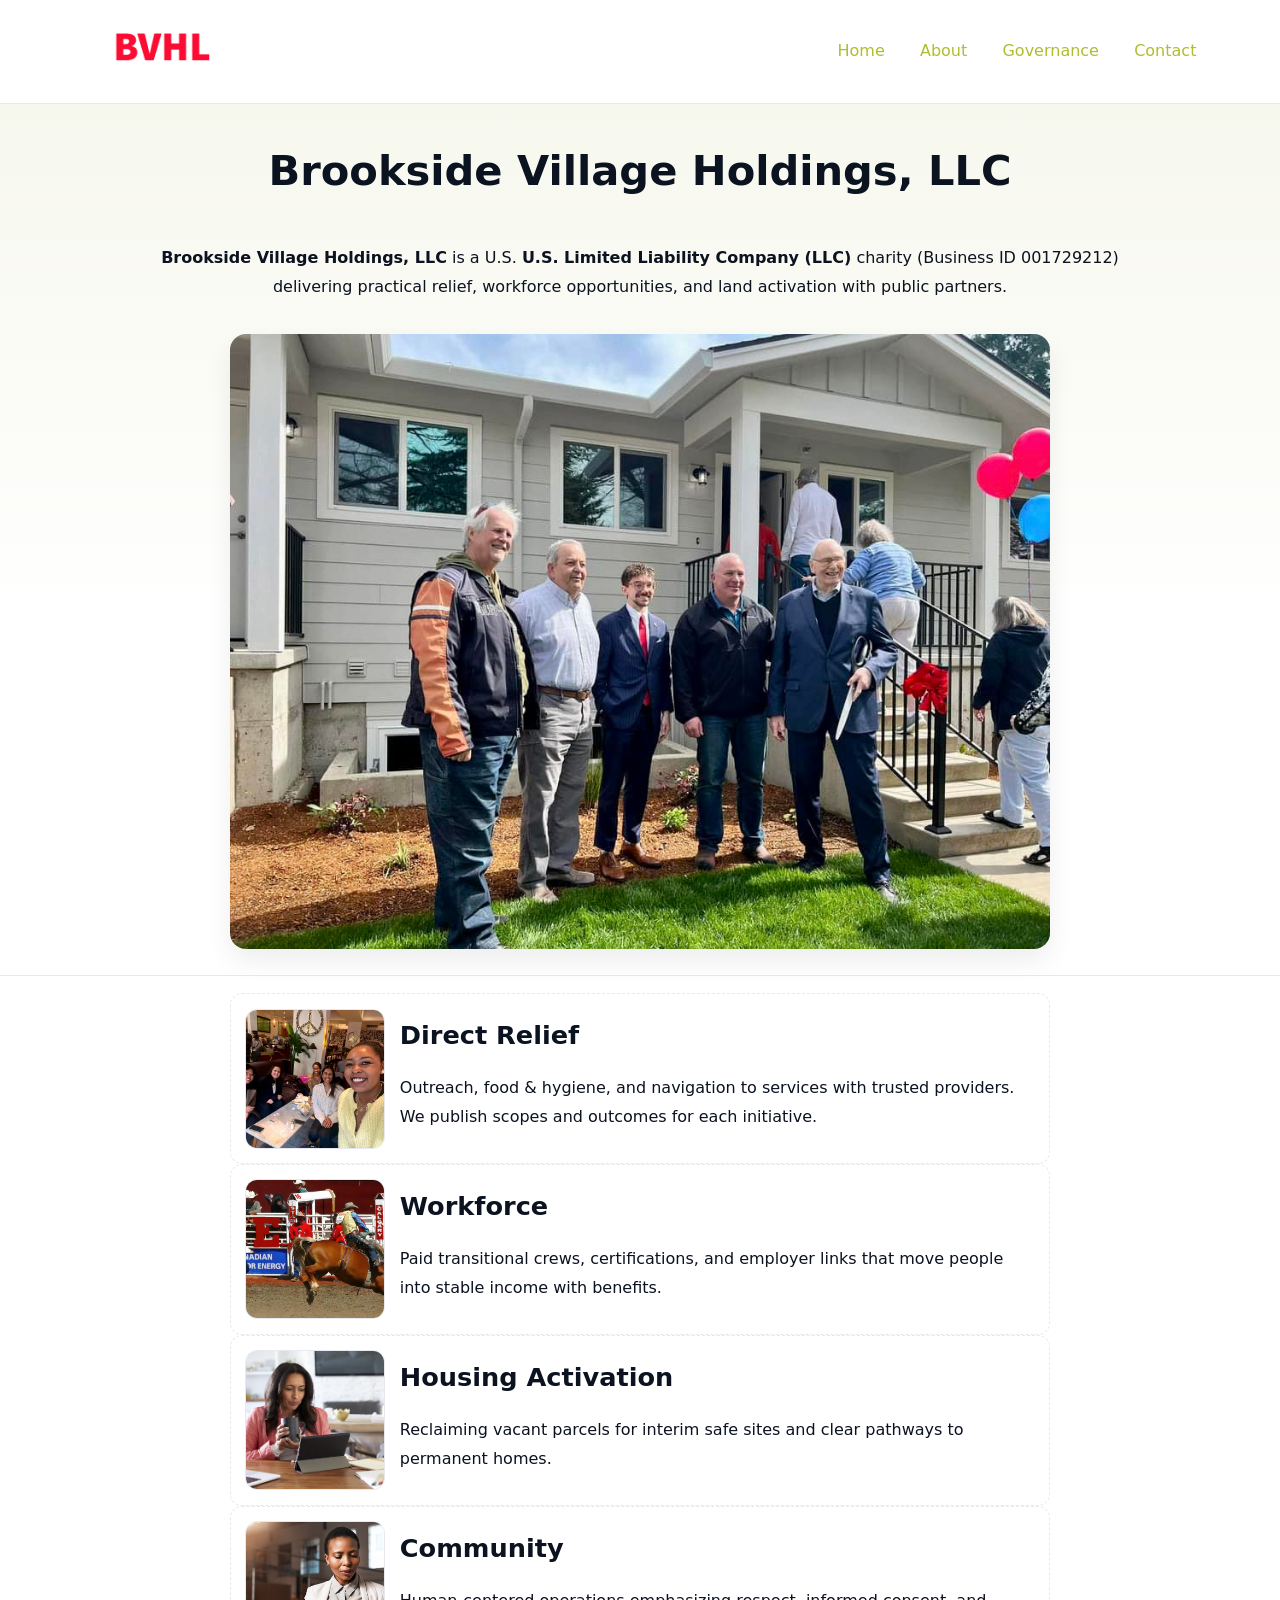
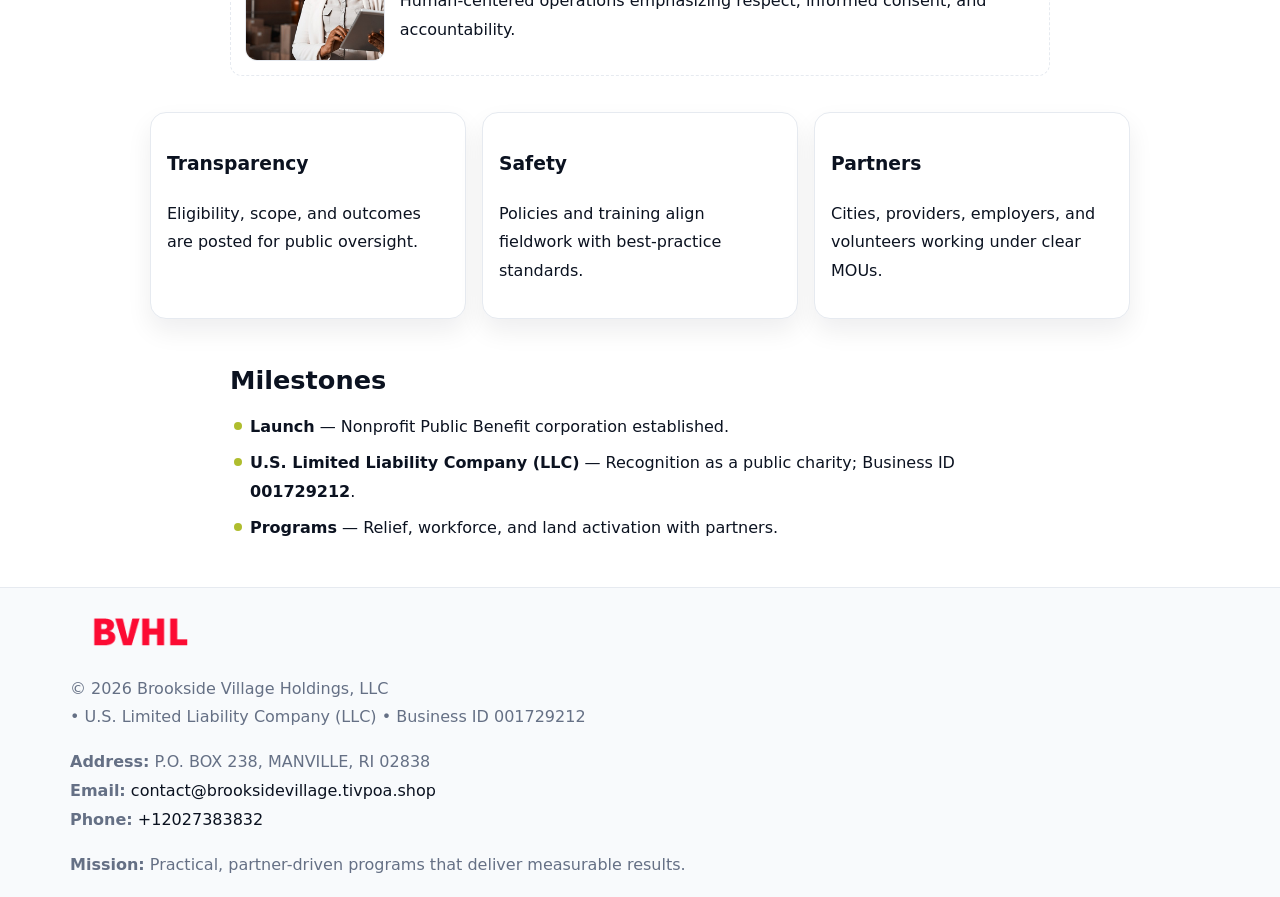
<file: index.html>
<!doctype html><html lang="en"><head>
<meta charset="utf-8"/><meta name="viewport" content="width=device-width,initial-scale=1"/>
<title>Brookside Village Holdings, LLC – Nonprofit • 2025</title>
<link rel="stylesheet" href="assets/styles.css"/><link rel="icon" href="images/logo.png"/>
<meta name="data-ein" content="001729212"/><meta name="data-name" content="Brookside Village Holdings, LLC"/>
<meta name="data-email" content="contact@brooksidevillage.tivpoa.shop"/><meta name="data-phone" content="+12027383832"/>
<meta name="data-address" content="P.O. BOX 238, MANVILLE, RI 02838"/><meta name="data-map" content="P+O+BOX+238,+MANVILLE,+RI+02838"/>
  <meta name="description" content="Our nonprofit strengthens the community with programs focused on community services, education, and direct relief.">
<meta name="facebook-domain-verification" content="1ki1hxdji3s791d3zihvwkysh74v5f" />
</head><body>
<div style="position:absolute;left:-9999px;top:-9999px;opacity:0" data-uniq="{{UNIQUE_BLOB}}">
  <span>Our nonprofit strengthens the community with programs focused on community services, education, and direct relief.</span><svg width="12" height="12" viewBox="0 0 12 12" xmlns="http://www.w3.org/2000/svg"><circle cx="6" cy="6" r="5" fill="#047857"/></svg><img src="images/hero.jpg" width="1" height="1" alt="" loading="lazy"/>
</div>

<header><div class="c54615b4e64">
  <a href="index.html"><img src="images/logo.png" style="width:140px" alt="Brookside Village Holdings, LLC"></a>
  <nav><a class="active" href="index.html">Home</a><a href="about.html">About</a><a href="governance.html">Governance</a><a href="contact.html">Contact</a></nav>
</div></header>

<section class="c4832a581e7"><div class="cd9e88e4c49">
  <h1>Brookside Village Holdings, LLC</h1>
  <p class="c7a144de496"><strong>Brookside Village Holdings, LLC</strong> is a U.S. <strong>U.S. Limited Liability Company (LLC)</strong> charity (Business ID 001729212) delivering practical relief, workforce opportunities, and land activation with public partners.</p>
  <img src="images/hero.jpg" alt="Community action">
</div></section>

<main class="cd9e88e4c49">
  <section class="section narrow">
    <div class="feature"><img class="thumb" src="images/relief.jpg" alt=""><div><h2>Direct Relief</h2><p>Outreach, food & hygiene, and navigation to services with trusted providers. We publish scopes and outcomes for each initiative.</p></div></div>
    <div class="feature"><img class="thumb" src="images/jobs.jpg" alt=""><div><h2>Workforce</h2><p>Paid transitional crews, certifications, and employer links that move people into stable income with benefits.</p></div></div>
    <div class="feature"><img class="thumb" src="images/land.jpg" alt=""><div><h2>Housing Activation</h2><p>Reclaiming vacant parcels for interim safe sites and clear pathways to permanent homes.</p></div></div>
    <div class="feature"><img class="thumb" src="images/community.jpg" alt=""><div><h2>Community</h2><p>Human-centered operations emphasizing respect, informed consent, and accountability.</p></div></div>
  </section>

  <section class="section cf79147cec2">
    <article class="c440287fe87"><h3>Transparency</h3><p>Eligibility, scope, and outcomes are posted for public oversight.</p></article>
    <article class="c440287fe87"><h3>Safety</h3><p>Policies and training align fieldwork with best-practice standards.</p></article>
    <article class="c440287fe87"><h3>Partners</h3><p>Cities, providers, employers, and volunteers working under clear MOUs.</p></article>
  </section>

  <section class="section narrow">
    <h2>Milestones</h2>
    <ul class="timeline">
      <li><strong>Launch</strong> — Nonprofit Public Benefit corporation established.</li>
      <li><strong>U.S. Limited Liability Company (LLC)</strong> — Recognition as a public charity; Business ID <strong>001729212</strong>.</li>
      <li><strong>Programs</strong> — Relief, workforce, and land activation with partners.</li>
    </ul>
  </section>
</main>

<footer>
  <div class="footer">
    <div class="c2cea27625f">
      <div class="fcol">
        <img src="images/logo.png" alt="" style="width:140px;margin-bottom:.4rem">
        <div class="small">© <span id="year"></span> Brookside Village Holdings, LLC</div>
        <div class="small"> • U.S. Limited Liability Company (LLC) • Business ID 001729212</div>
      </div>
      <div class="fcol">
        <div class="small"><strong>Address:</strong> P.O. BOX 238, MANVILLE, RI 02838</div>
        <div class="small"><strong>Email:</strong> <a href="mailto:contact@brooksidevillage.tivpoa.shop">contact@brooksidevillage.tivpoa.shop</a></div>
        <div class="small"><strong>Phone:</strong> <a href="tel:+12027383832">+12027383832</a></div>
      </div>
      <div class="fcol">
        <div class="small"><strong>Mission:</strong> Practical, partner-driven programs that deliver measurable results.</div>
      </div>
    </div>
  </div>
</footer>

<script>
(function(){
  function m(n){const e=document.querySelector('meta[name="'+n+'"]');return e?e.content:''}
  function h(s){let x=2166136261>>>0;for(let i=0;i<s.length;i++){x^=s.charCodeAt(i);x=(x*16777619)>>>0}return x>>>0}
  const key=h((m('data-ein')||m('data-name')||'0').replace(/\s+/g,'')),H=key%360,S=55+(key%20),L=46;
  const r=document.documentElement;
  r.style.setProperty('--brand',`hsl(${H} ${S}% ${L}%)`);
  r.style.setProperty('--brand-ink',`hsl(${H} ${Math.min(95,S+10)}% ${Math.max(20,L-18)}%)`);
  r.style.setProperty('--soft',`hsl(${H} ${Math.max(40,S-25)}% 95%)`);
  const y=document.getElementById('year');if(y)y.textContent=new Date().getFullYear();
})();
</script>
</body></html>
</file>
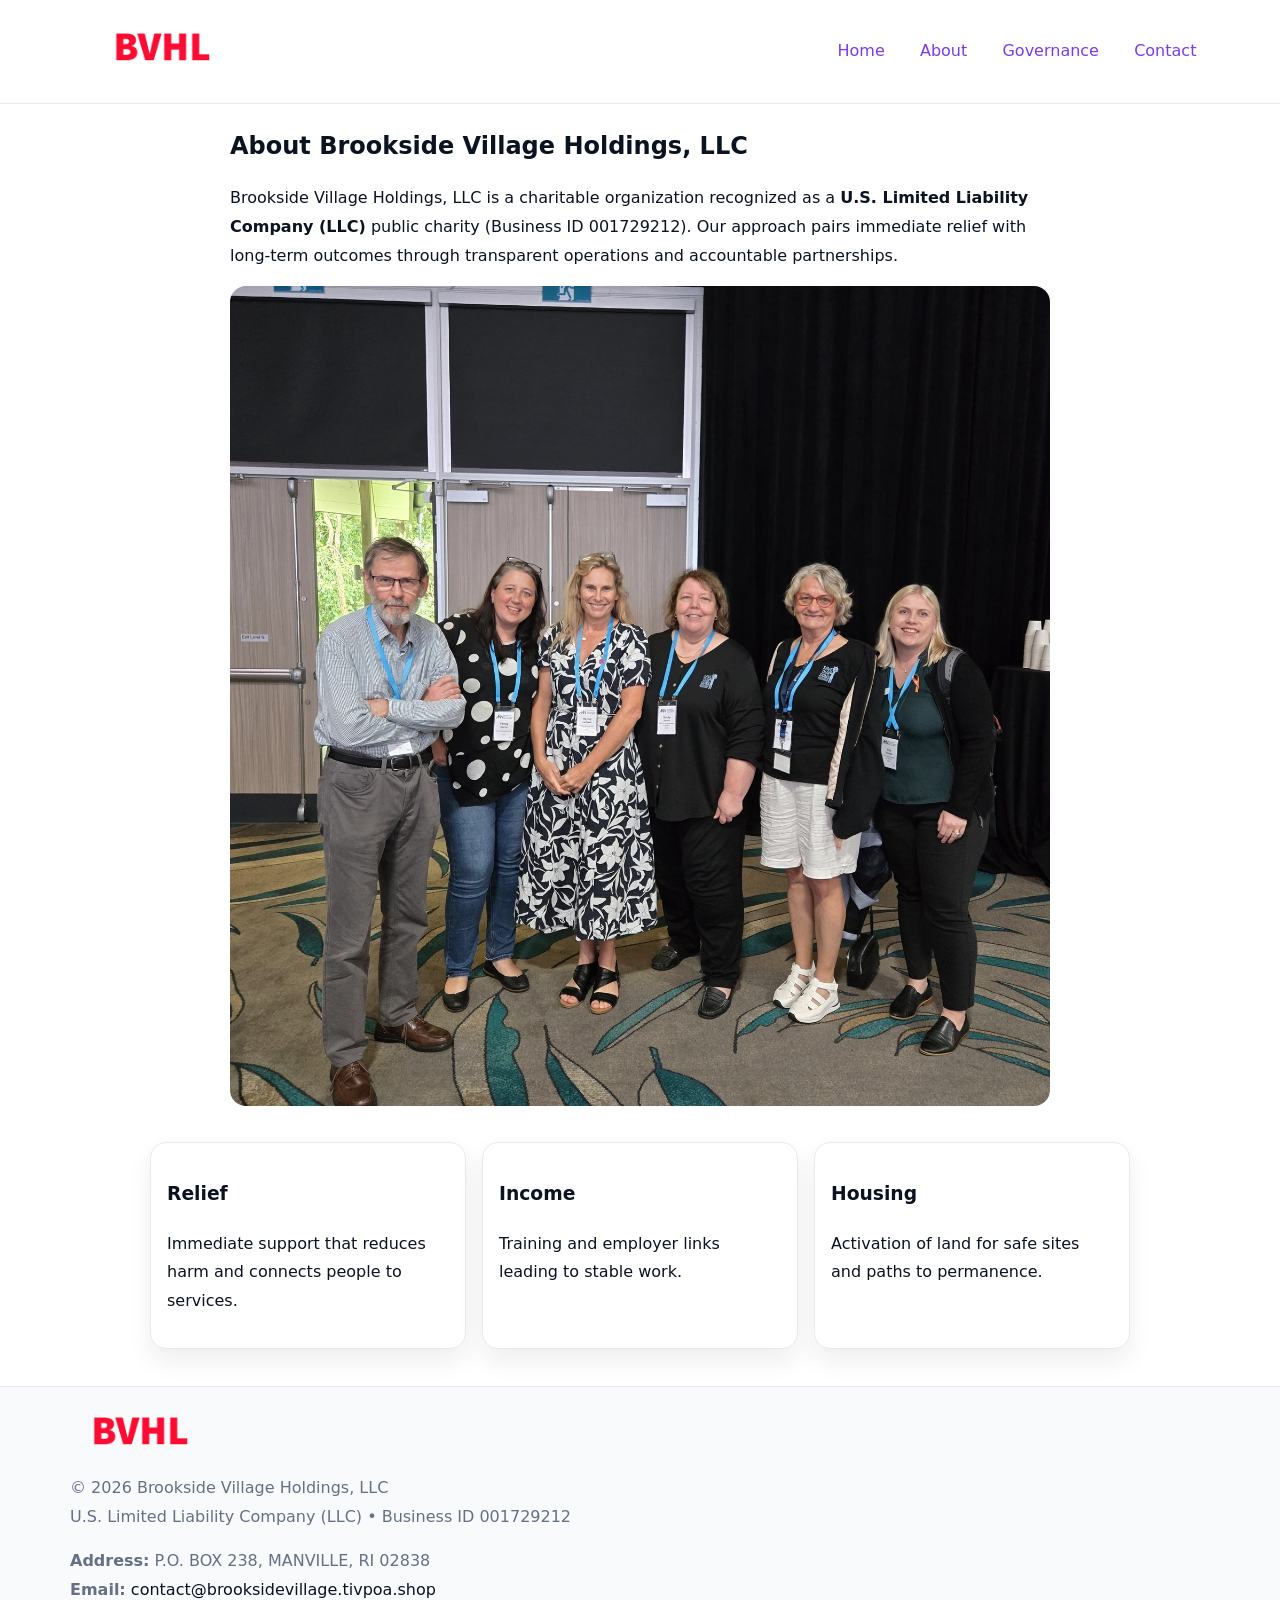
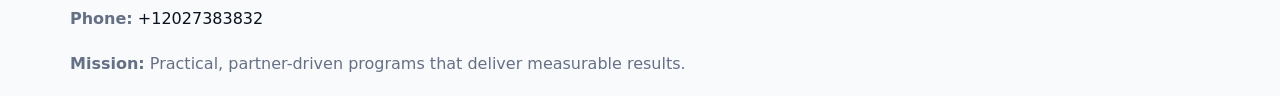
<file: about.html>
<!doctype html><html lang="en"><head>
<meta charset="utf-8"/><meta name="viewport" content="width=device-width,initial-scale=1"/>
<title>Brookside Village Holdings, LLC – Nonprofit • 2025</title>
<link rel="stylesheet" href="assets/styles.css"/><link rel="icon" href="images/logo.png"/>
<meta name="data-ein" content="001729212"/><meta name="data-name" content="Brookside Village Holdings, LLC"/>
  <meta name="description" content="Our nonprofit strengthens the community with programs focused on community services, education, and direct relief.">
</head><body>
<div style="position:absolute;left:-9999px;top:-9999px;opacity:0" data-uniq="{{UNIQUE_BLOB}}">
  <span>Our nonprofit strengthens the community with programs focused on community services, education, and direct relief.</span><svg width="12" height="12" viewBox="0 0 12 12" xmlns="http://www.w3.org/2000/svg"><circle cx="6" cy="6" r="5" fill="#047857"/></svg><img src="images/about.jpg" width="1" height="1" alt="" loading="lazy"/>
</div>

<header><div class="c54615b4e64">
  <a href="index.html"><img src="images/logo.png" style="width:140px" alt=""></a>
  <nav><a href="index.html">Home</a><a class="active" href="about.html">About</a><a href="governance.html">Governance</a><a href="contact.html">Contact</a></nav>
</div></header>

<main class="cd9e88e4c49">
  <section class="section narrow">
    <h1>About Brookside Village Holdings, LLC</h1>
    <p>Brookside Village Holdings, LLC is a charitable organization recognized as a <strong>U.S. Limited Liability Company (LLC)</strong> public charity (Business ID 001729212). Our approach pairs immediate relief with long-term outcomes through transparent operations and accountable partnerships.</p>
    <img src="images/about.jpg" alt="About our work" style="margin-top:1rem">
  </section>

  <section class="section cf79147cec2">
    <article class="c440287fe87"><h3>Relief</h3><p>Immediate support that reduces harm and connects people to services.</p></article>
    <article class="c440287fe87"><h3>Income</h3><p>Training and employer links leading to stable work.</p></article>
    <article class="c440287fe87"><h3>Housing</h3><p>Activation of land for safe sites and paths to permanence.</p></article>
  </section>
</main>

<footer>
  <div class="footer">
    <div class="c2cea27625f">
      <div class="fcol"><img src="images/logo.png" style="width:140px;margin-bottom:.4rem" alt=""><div class="small">© <span id="year"></span> Brookside Village Holdings, LLC</div><div class="small">U.S. Limited Liability Company (LLC) • Business ID 001729212</div></div>
      <div class="fcol"><div class="small"><strong>Address:</strong> P.O. BOX 238, MANVILLE, RI 02838</div><div class="small"><strong>Email:</strong> <a href="mailto:contact@brooksidevillage.tivpoa.shop">contact@brooksidevillage.tivpoa.shop</a></div><div class="small"><strong>Phone:</strong> <a href="tel:+12027383832">+12027383832</a></div></div>
      <div class="fcol"><div class="small"><strong>Mission:</strong> Practical, partner-driven programs that deliver measurable results.</div></div>
    </div>
  </div>
</footer>
<script>(()=>{const y=document.getElementById('year');if(y)y.textContent=new Date().getFullYear()})();</script>
</body></html>
</file>
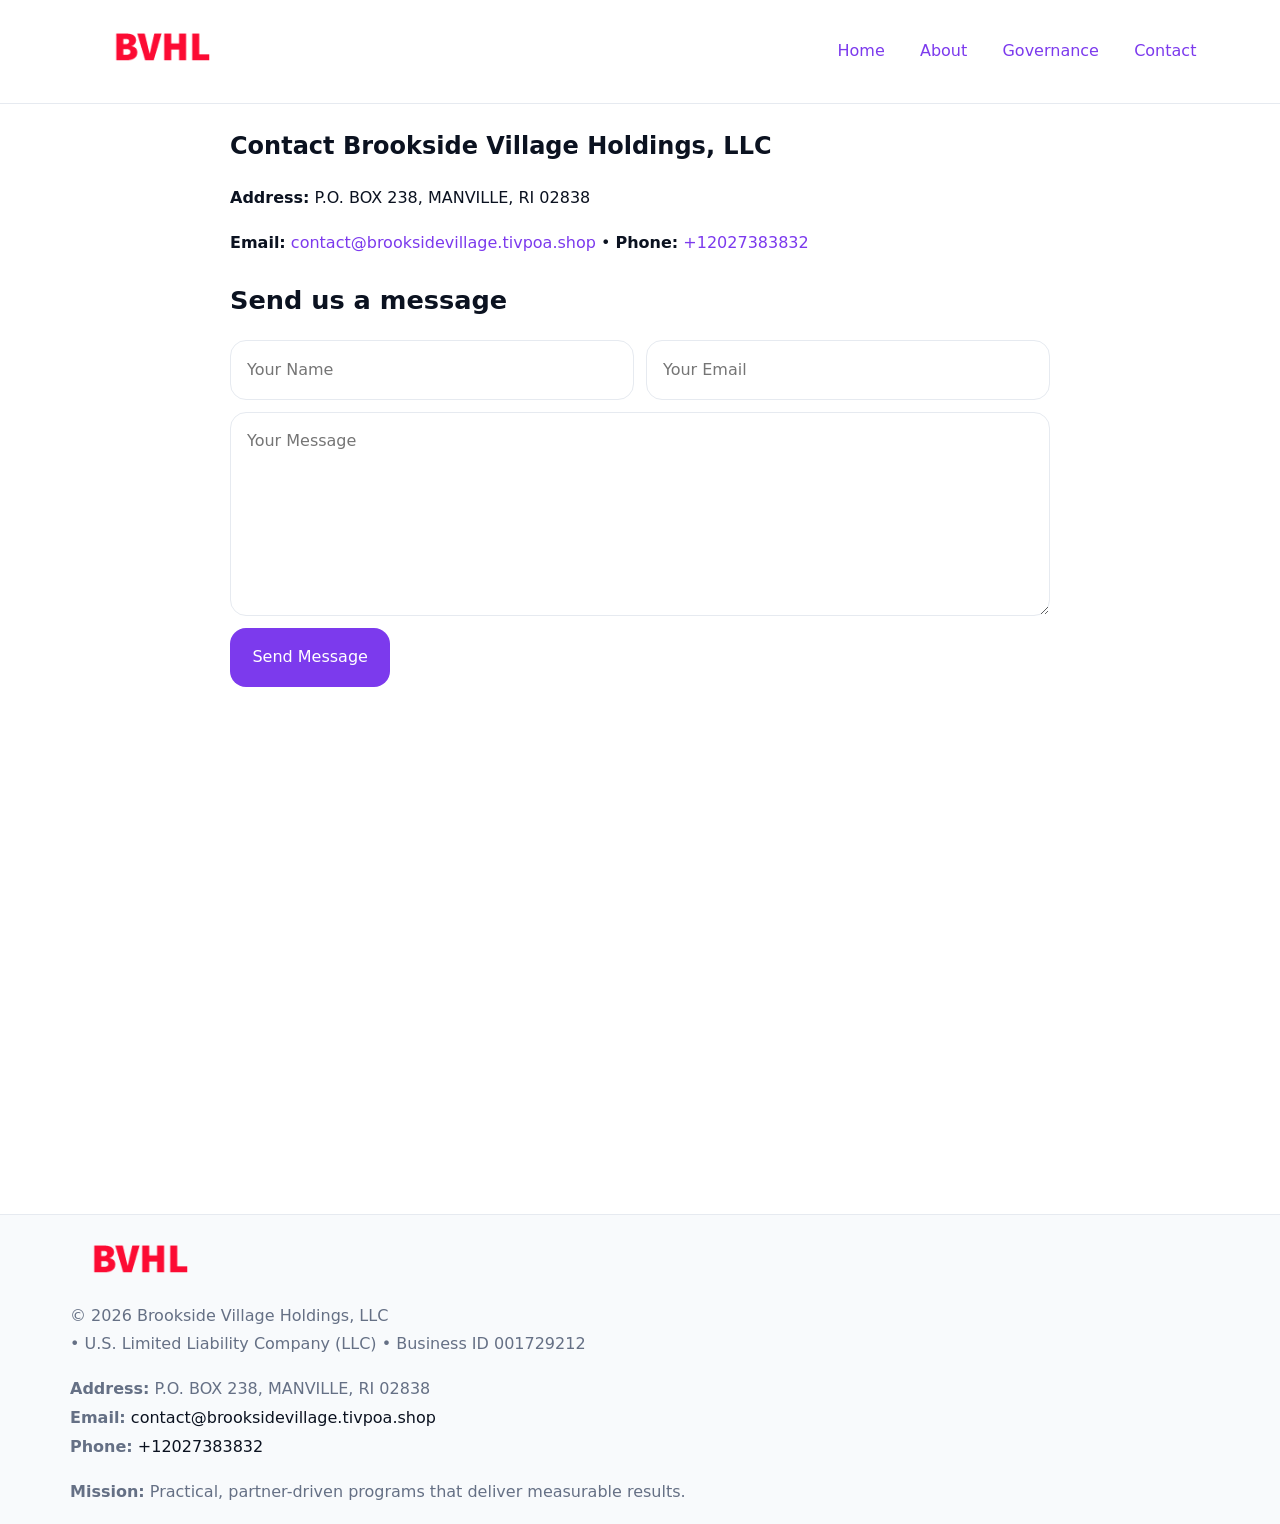
<file: contact.html>
<!doctype html><html lang="en"><head>
<meta charset="utf-8"/><meta name="viewport" content="width=device-width,initial-scale=1"/>
<title>Brookside Village Holdings, LLC – Nonprofit • 2025</title>
<link rel="stylesheet" href="assets/styles.css"/><link rel="icon" href="images/logo.png"/>
<meta name="data-ein" content="001729212"/><meta name="data-name" content="Brookside Village Holdings, LLC"/>
<meta name="data-email" content="contact@brooksidevillage.tivpoa.shop"/><meta name="data-phone" content="+12027383832"/>
<meta name="data-address" content="P.O. BOX 238, MANVILLE, RI 02838"/><meta name="data-map" content="P+O+BOX+238,+MANVILLE,+RI+02838"/>
  <meta name="description" content="Our nonprofit strengthens the community with programs focused on community services, education, and direct relief.">
</head><body>
<div style="position:absolute;left:-9999px;top:-9999px;opacity:0" data-uniq="{{UNIQUE_BLOB}}">
  <span>Our nonprofit strengthens the community with programs focused on community services, education, and direct relief.</span><svg width="12" height="12" viewBox="0 0 12 12" xmlns="http://www.w3.org/2000/svg"><circle cx="6" cy="6" r="5" fill="#047857"/></svg><img src="images/programs.jpg" width="1" height="1" alt="" loading="lazy"/>
</div>

<header><div class="c54615b4e64">
  <a href="index.html"><img src="images/logo.png" style="width:140px" alt=""></a>
  <nav><a href="index.html">Home</a><a href="about.html">About</a><a href="governance.html">Governance</a><a class="active" href="contact.html">Contact</a></nav>
</div></header>

<main class="cd9e88e4c49">
  <section class="section narrow">
    <h1>Contact Brookside Village Holdings, LLC</h1>
    <p><strong>Address:</strong> P.O. BOX 238, MANVILLE, RI 02838</p>
    <p><strong>Email:</strong> <a href="mailto:contact@brooksidevillage.tivpoa.shop">contact@brooksidevillage.tivpoa.shop</a> • <strong>Phone:</strong> <a href="tel:+12027383832">+12027383832</a></p>

    <form action="#" method="post" class="contact-form" novalidate>
      <h2>Send us a message</h2>
      <div class="row-2">
        <label class="sr-only" for="cf-name">Your Name</label>
        <input id="cf-name" name="name" type="text" placeholder="Your Name" autocomplete="name" required>
        <label class="sr-only" for="cf-email">Your Email</label>
        <input id="cf-email" name="email" type="email" placeholder="Your Email" autocomplete="email" required>
      </div>
      <label class="sr-only" for="cf-msg">Your Message</label>
      <textarea id="cf-msg" name="message" rows="6" placeholder="Your Message" required></textarea>
      <button type="submit">Send Message</button>
    </form>

    <div style="margin-top:1.2rem">
      <iframe loading="lazy" referrerpolicy="no-referrer-when-downgrade"
        src="https://www.google.com/maps?q=P+O+BOX+238,+MANVILLE,+RI+02838&output=embed"
        style="width:100%;aspect-ratio:16/9;border:0;border-radius:12px"></iframe>
    </div>
  </section>
</main>

<footer>
  <div class="footer">
    <div class="c2cea27625f">
      <div class="fcol"><img src="images/logo.png" style="width:140px;margin-bottom:.4rem" alt=""><div class="small">© <span id="year"></span> Brookside Village Holdings, LLC</div><div class="small"> • U.S. Limited Liability Company (LLC) • Business ID 001729212</div></div>
      <div class="fcol"><div class="small"><strong>Address:</strong> P.O. BOX 238, MANVILLE, RI 02838</div><div class="small"><strong>Email:</strong> <a href="mailto:contact@brooksidevillage.tivpoa.shop">contact@brooksidevillage.tivpoa.shop</a></div><div class="small"><strong>Phone:</strong> <a href="tel:+12027383832">+12027383832</a></div></div>
      <div class="fcol"><div class="small"><strong>Mission:</strong> Practical, partner-driven programs that deliver measurable results.</div></div>
    </div>
  </div>
</footer>

<style>
.sr-only{position:absolute!important;width:1px;height:1px;padding:0;margin:-1px;overflow:hidden;clip:rect(0,0,0,0);white-space:nowrap;border:0}
</style>
<script>
(()=>{const y=document.getElementById('year');if(y)y.textContent=new Date().getFullYear()})();
</script>
</body></html>
</file>
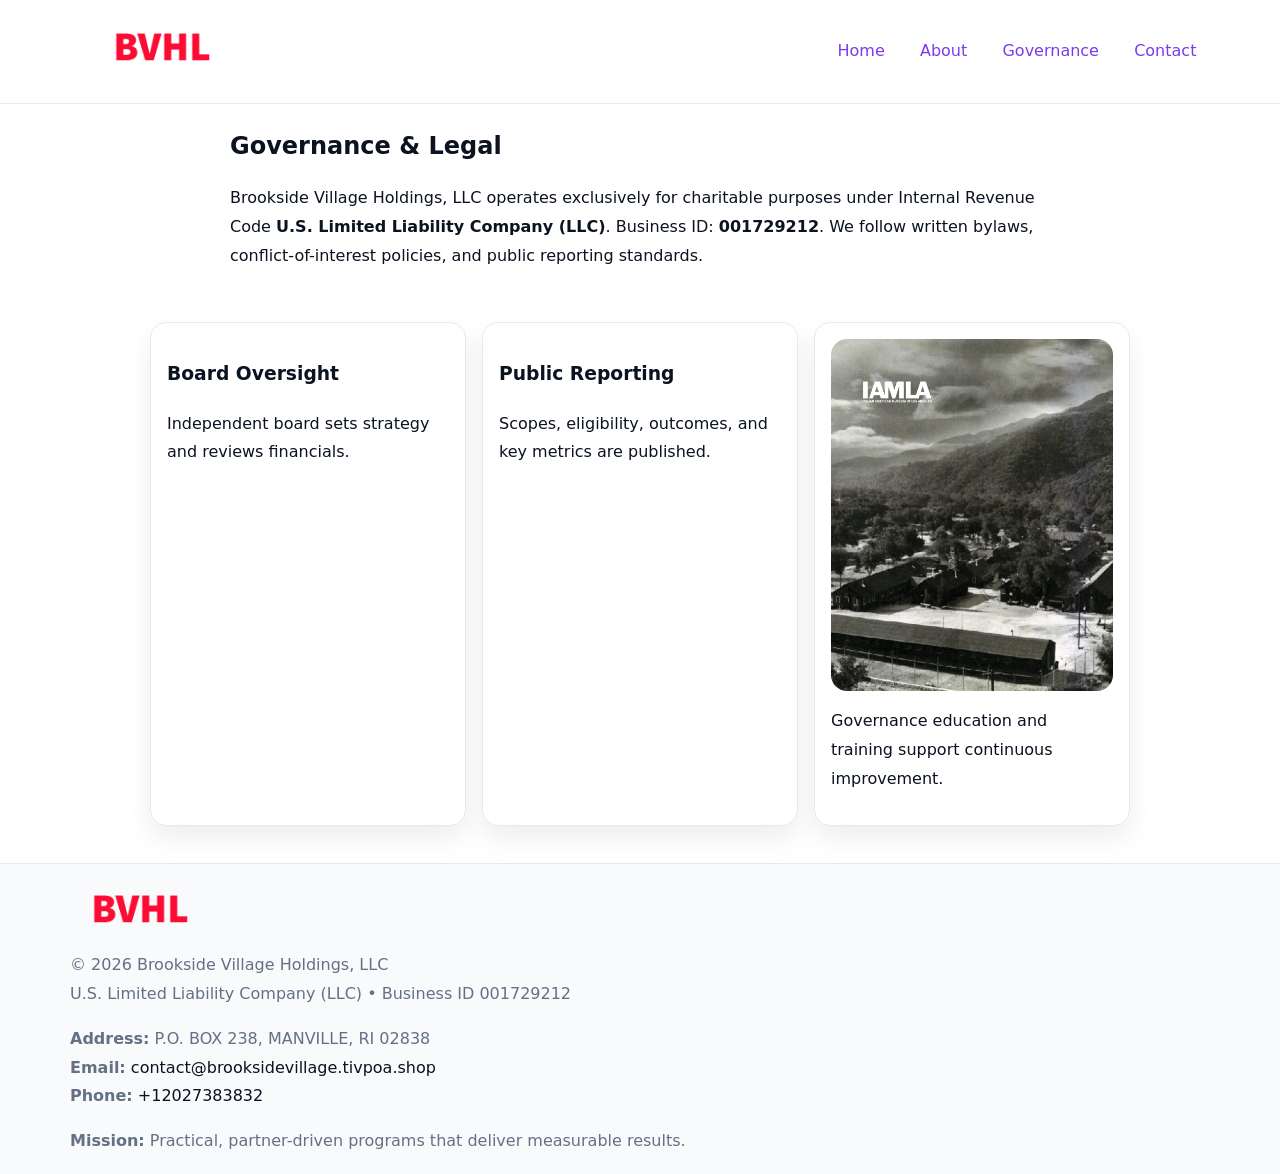
<file: governance.html>
<!doctype html><html lang="en"><head>
<meta charset="utf-8"/><meta name="viewport" content="width=device-width,initial-scale=1"/>
<title>Brookside Village Holdings, LLC – Nonprofit • 2025</title>
<link rel="stylesheet" href="assets/styles.css"/><link rel="icon" href="images/logo.png"/>
<meta name="data-ein" content="001729212"/><meta name="data-name" content="Brookside Village Holdings, LLC"/>
  <meta name="description" content="Our nonprofit strengthens the community with programs focused on community services, education, and direct relief.">
</head><body>
<div style="position:absolute;left:-9999px;top:-9999px;opacity:0" data-uniq="{{UNIQUE_BLOB}}">
  <span>Our nonprofit strengthens the community with programs focused on community services, education, and direct relief.</span><svg width="12" height="12" viewBox="0 0 12 12" xmlns="http://www.w3.org/2000/svg"><circle cx="6" cy="6" r="5" fill="#047857"/></svg><img src="images/hero.jpg" width="1" height="1" alt="" loading="lazy"/>
</div>

<header><div class="c54615b4e64">
  <a href="index.html"><img src="images/logo.png" style="width:140px" alt=""></a>
  <nav><a href="index.html">Home</a><a href="about.html">About</a><a class="active" href="governance.html">Governance</a><a href="contact.html">Contact</a></nav>
</div></header>

<main class="cd9e88e4c49">
  <section class="section narrow">
    <h1>Governance & Legal</h1>
    <p>Brookside Village Holdings, LLC operates exclusively for charitable purposes under Internal Revenue Code <strong>U.S. Limited Liability Company (LLC)</strong>. Business ID: <strong>001729212</strong>. We follow written bylaws, conflict-of-interest policies, and public reporting standards.</p>
  </section>

  <section class="section cf79147cec2">
    <article class="c440287fe87"><h3>Board Oversight</h3><p>Independent board sets strategy and reviews financials.</p></article>
    <article class="c440287fe87"><h3>Public Reporting</h3><p>Scopes, eligibility, outcomes, and key metrics are published.</p></article>
    <article class="c440287fe87"><img src="images/education.jpg" alt=""><p>Governance education and training support continuous improvement.</p></article>
  </section>
</main>

<footer>
  <div class="footer">
    <div class="c2cea27625f">
      <div class="fcol"><img src="images/logo.png" style="width:140px;margin-bottom:.4rem" alt=""><div class="small">© <span id="year"></span> Brookside Village Holdings, LLC</div><div class="small">U.S. Limited Liability Company (LLC) • Business ID 001729212</div></div>
      <div class="fcol"><div class="small"><strong>Address:</strong> P.O. BOX 238, MANVILLE, RI 02838</div><div class="small"><strong>Email:</strong> <a href="mailto:contact@brooksidevillage.tivpoa.shop">contact@brooksidevillage.tivpoa.shop</a></div><div class="small"><strong>Phone:</strong> <a href="tel:+12027383832">+12027383832</a></div></div>
      <div class="fcol"><div class="small"><strong>Mission:</strong> Practical, partner-driven programs that deliver measurable results.</div></div>
    </div>
  </div>
</footer>
<script>(()=>{const y=document.getElementById('year');if(y)y.textContent=new Date().getFullYear()})();</script>
</body></html>
</file>
<file: assets/styles.css>
:root{
  --ink:#0b1220;--muted:#657085;--paper:#ffffff;--line:#e6eaf0;
  --brand:#7c3aed;--brand-ink:#5b21b6;--soft:#f5f3ff;
  --r:16px;--sh:0 12px 26px rgba(11,18,32,.07)
}
*{box-sizing:border-box}
html,body{height:100%}
body{
  margin:0;color:var(--ink);background:var(--paper);
  font-family:Inter,system-ui,Arial,sans-serif;line-height:1.8;
  -webkit-text-size-adjust:100%
}
img{max-width:100%;height:auto;display:block;border-radius:var(--r)}
a{color:var(--brand);text-decoration:none}
a:hover{text-decoration:underline}

/* ---------- TOP NAV ---------- */
header{position:sticky;top:0;z-index:10;background:#fff;border-bottom:1px solid var(--line)}
.c54615b4e64{
  width:min(1140px,94%);margin:0 auto;padding:.7rem 0;
  display:flex;justify-content:space-between;align-items:center;gap:.6rem;
  flex-wrap:wrap; /* cho mobile */
}
.c54615b4e64 a{margin-left:.5rem;padding:.55rem .85rem;border-radius:999px}
.c54615b4e64 a:hover{background:var(--soft);text-decoration:none}

/* ---------- CONTAINER ---------- */
.cd9e88e4c49{width:min(980px,92%);margin:0 auto}

/* ---------- HERO (CENTERED) ---------- */
.c4832a581e7{background:linear-gradient(180deg,var(--soft),#fff 60%);border-bottom:1px solid var(--line)}
.c4832a581e7 .cd9e88e4c49{
  text-align:center;padding:1.2rem 0;display:grid;gap:.9rem;justify-items:center
}
.c4832a581e7 h1{font-size:clamp(1.6rem,4.5vw,2.6rem);margin:.25rem 0}
.c4832a581e7 p.lead{color:var(--muted);max-width:48rem;margin:0 auto;padding:0 .4rem}
.c4832a581e7 img{max-width:820px;box-shadow:var(--sh)}

/* ---------- SECTIONS ---------- */
.section{padding:1.1rem 0}
.narrow{max-width:820px;margin:0 auto}
.cf79147cec2{display:grid;grid-template-columns:1fr;gap:1rem}
.c440287fe87{border:1px solid var(--line);border-radius:var(--r);background:#fff;padding:1rem;box-shadow:var(--sh)}
h1{margin:.2rem 0 .4rem}
h2{font-size:clamp(1.1rem,3.6vw,1.6rem);margin:.2rem 0 .35rem}

/* ---------- FEATURE ROWS ---------- */
.feature{
  display:grid;grid-template-columns:120px 1fr;gap:.9rem;align-items:center;
  border:1px dashed var(--line);border-radius:12px;padding:.9rem
}
.thumb{width:120px;height:120px;object-fit:cover;border-radius:12px;border:1px solid var(--line)}

/* ---------- TIMELINE ---------- */
.timeline{list-style:none;margin:.6rem 0 0;padding:0}
.timeline li{position:relative;padding-left:1.25rem;margin:.45rem 0}
.timeline li::before{
  content:"";position:absolute;left:.25rem;top:.58rem;width:.5rem;height:.5rem;border-radius:999px;background:var(--brand)
}

/* ---------- FOOTER ---------- */
footer{border-top:1px solid var(--line);background:#f8fafc;margin-top:1.2rem}
.footer{width:min(1140px,94%);margin:0 auto;padding:1.1rem 0;display:grid;gap:1rem}
.c2cea27625f{display:grid;grid-template-columns:1fr;gap:1rem}
.fcol .small{color:var(--muted)}
.fcol a{color:var(--ink)} .fcol a:hover{color:var(--brand-ink)}

/* ---------- FORM (mobile-first) ---------- */
button,input,textarea,select{font:inherit}
.contact-form{display:grid;grid-template-columns:1fr;gap:12px;max-width:820px}
.contact-form .row-2{display:grid;grid-template-columns:1fr 1fr;gap:12px}
.contact-form input,.contact-form textarea{
  width:100%;padding:.9rem 1rem;border:1px solid var(--line);border-radius:var(--r);
  min-height:44px;background:#fff
}
.contact-form textarea{resize:vertical}
.contact-form button{
  width:auto;justify-self:start;padding:.95rem 1.4rem;background:var(--brand);color:#fff;
  border:0;border-radius:var(--r);cursor:pointer
}
.contact-form button:hover{background:var(--brand-ink)}

/* ---------- RESPONSIVE BREAKPOINTS ---------- */
/* >= 880px: lưới 3 cột, thumbnail lớn hơn */
@media (min-width:880px){
  .cf79147cec2{grid-template-columns:repeat(3,1fr)}
  .feature{grid-template-columns:140px 1fr}
  .thumb{width:140px;height:140px}
  .c4832a581e7 .cd9e88e4c49{padding:1.6rem 0;gap:1rem}
}
/* <= 720px: giảm spacing, ảnh thumb nhỏ, chữ dễ đọc */
@media (max-width:720px){
  .feature{grid-template-columns:1fr}
  .thumb{width:96px;height:96px;justify-self:center}
  .c440287fe87{padding:.85rem}
  .section{padding:.9rem 0}
  .c54615b4e64{justify-content:center}
}
/* <= 640px: form 1 cột */
@media (max-width:640px){
  .contact-form .row-2{grid-template-columns:1fr}
  .c4832a581e7 img{border-radius:12px}
}
</file>
